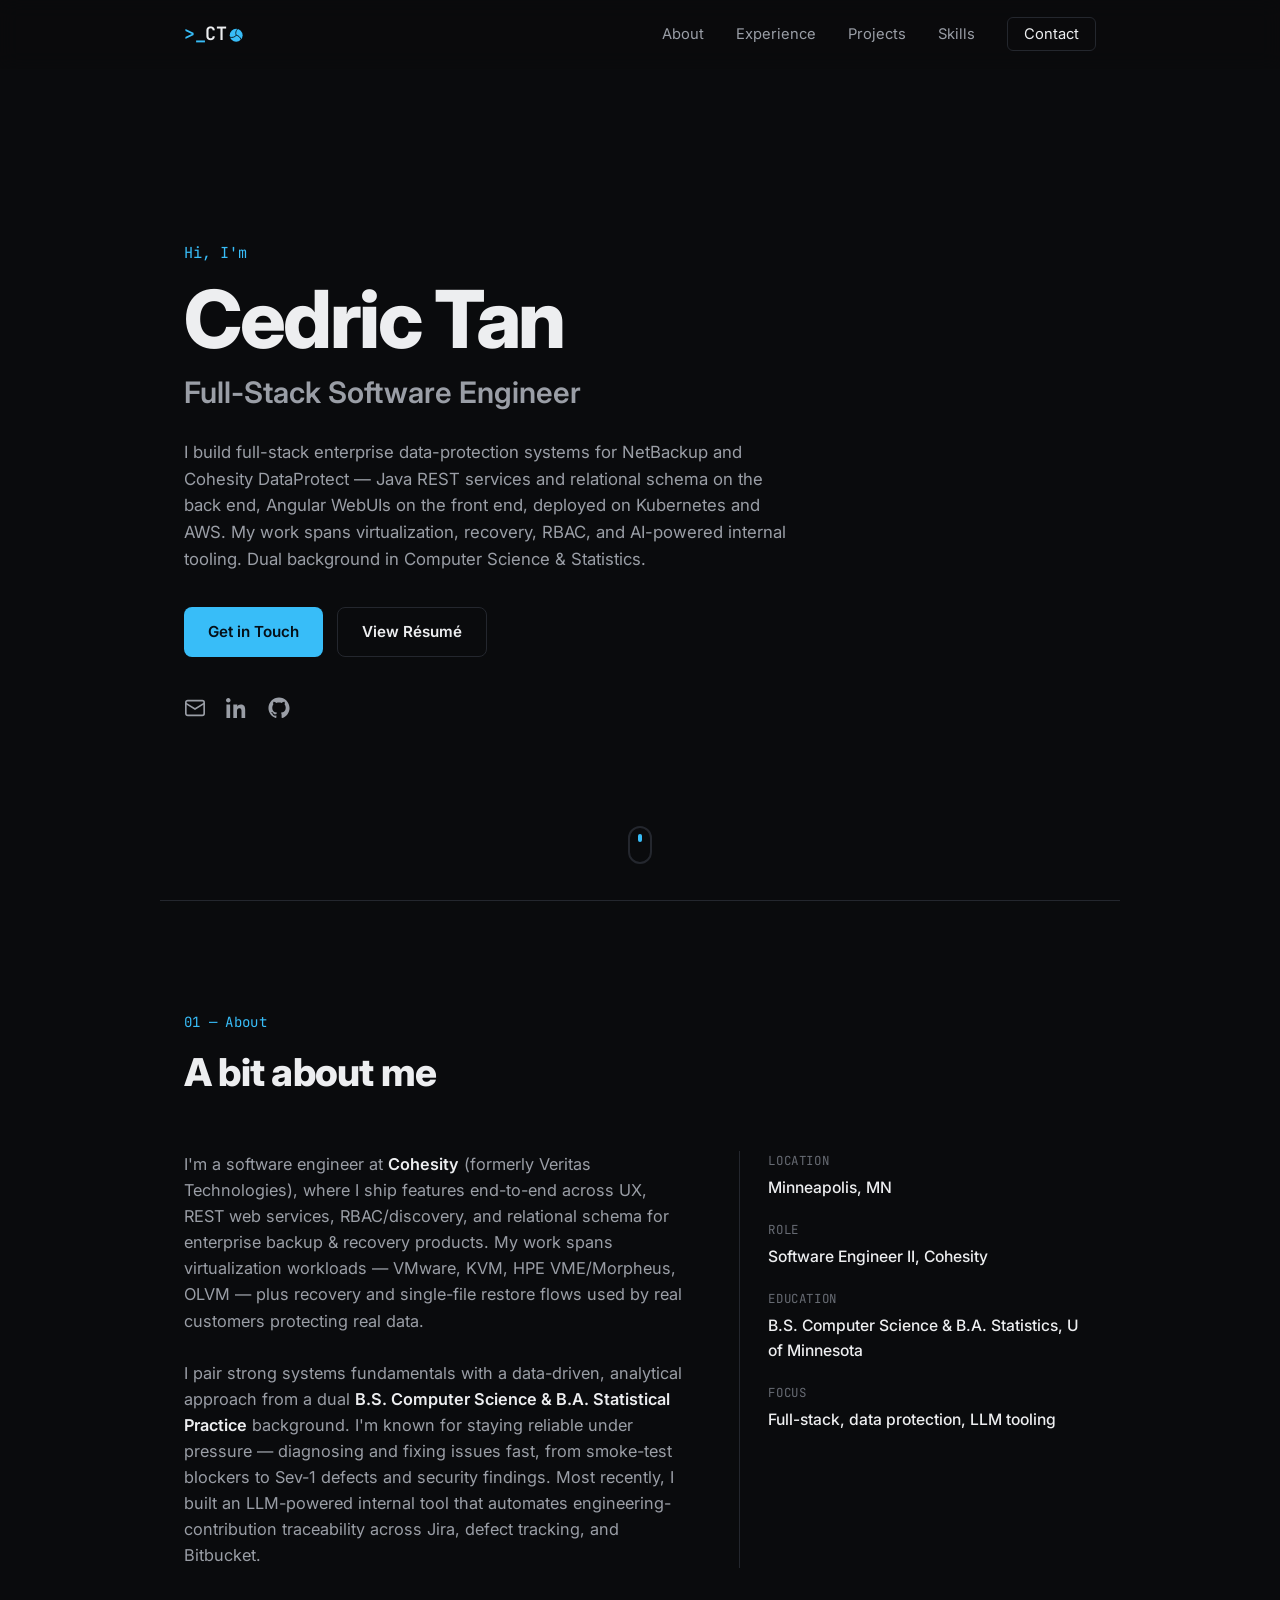
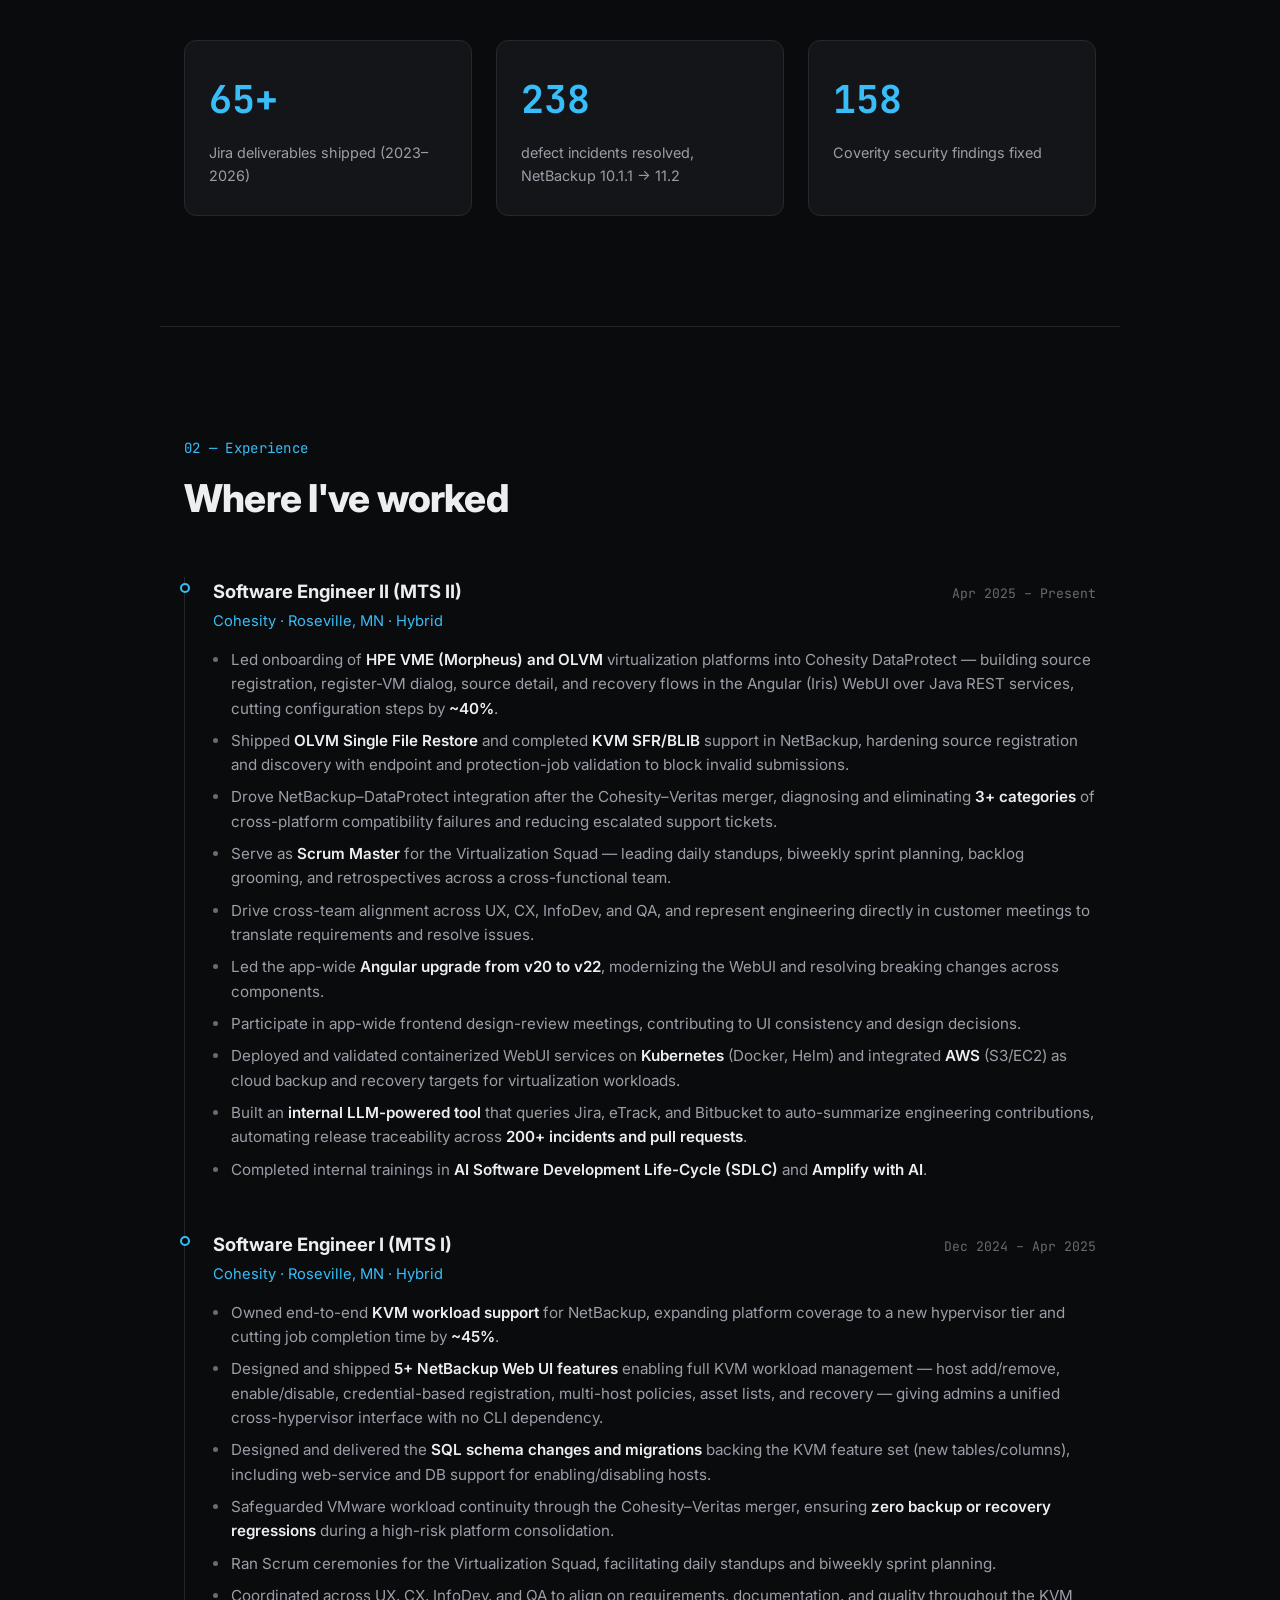
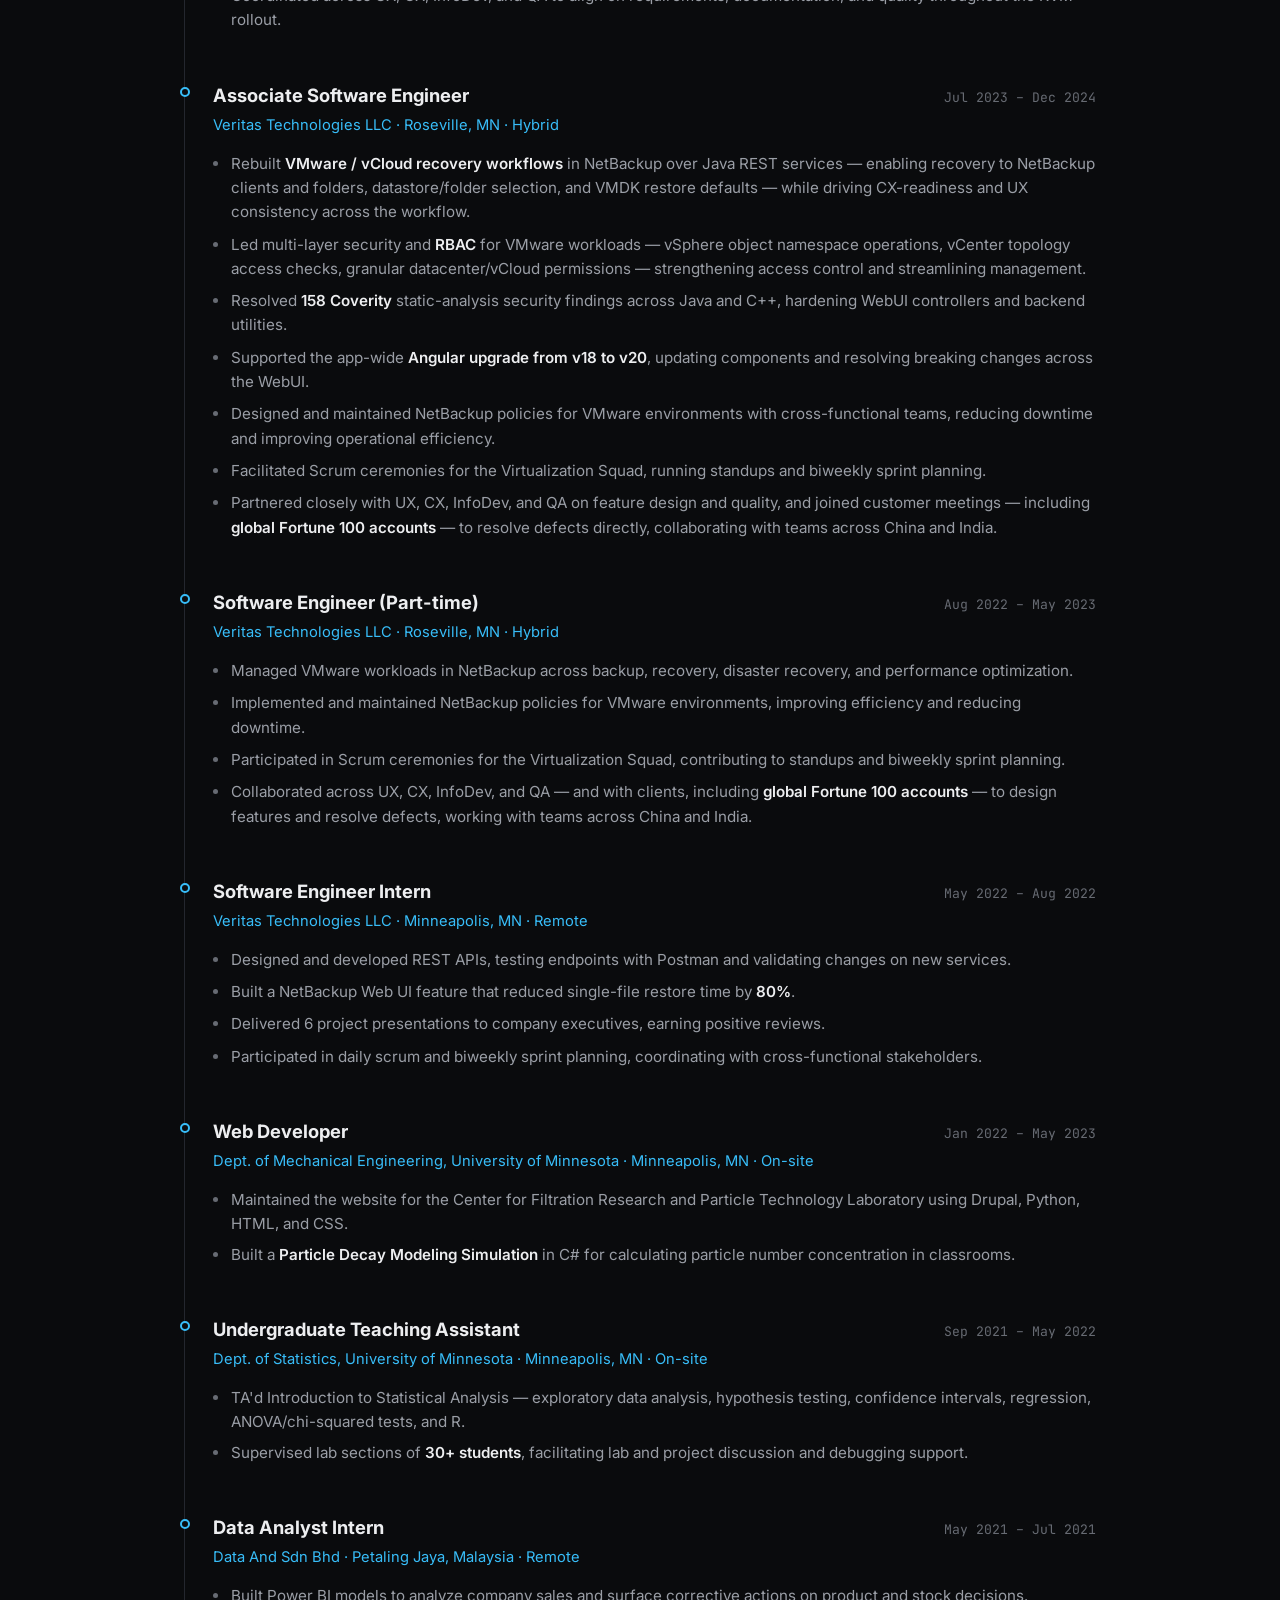
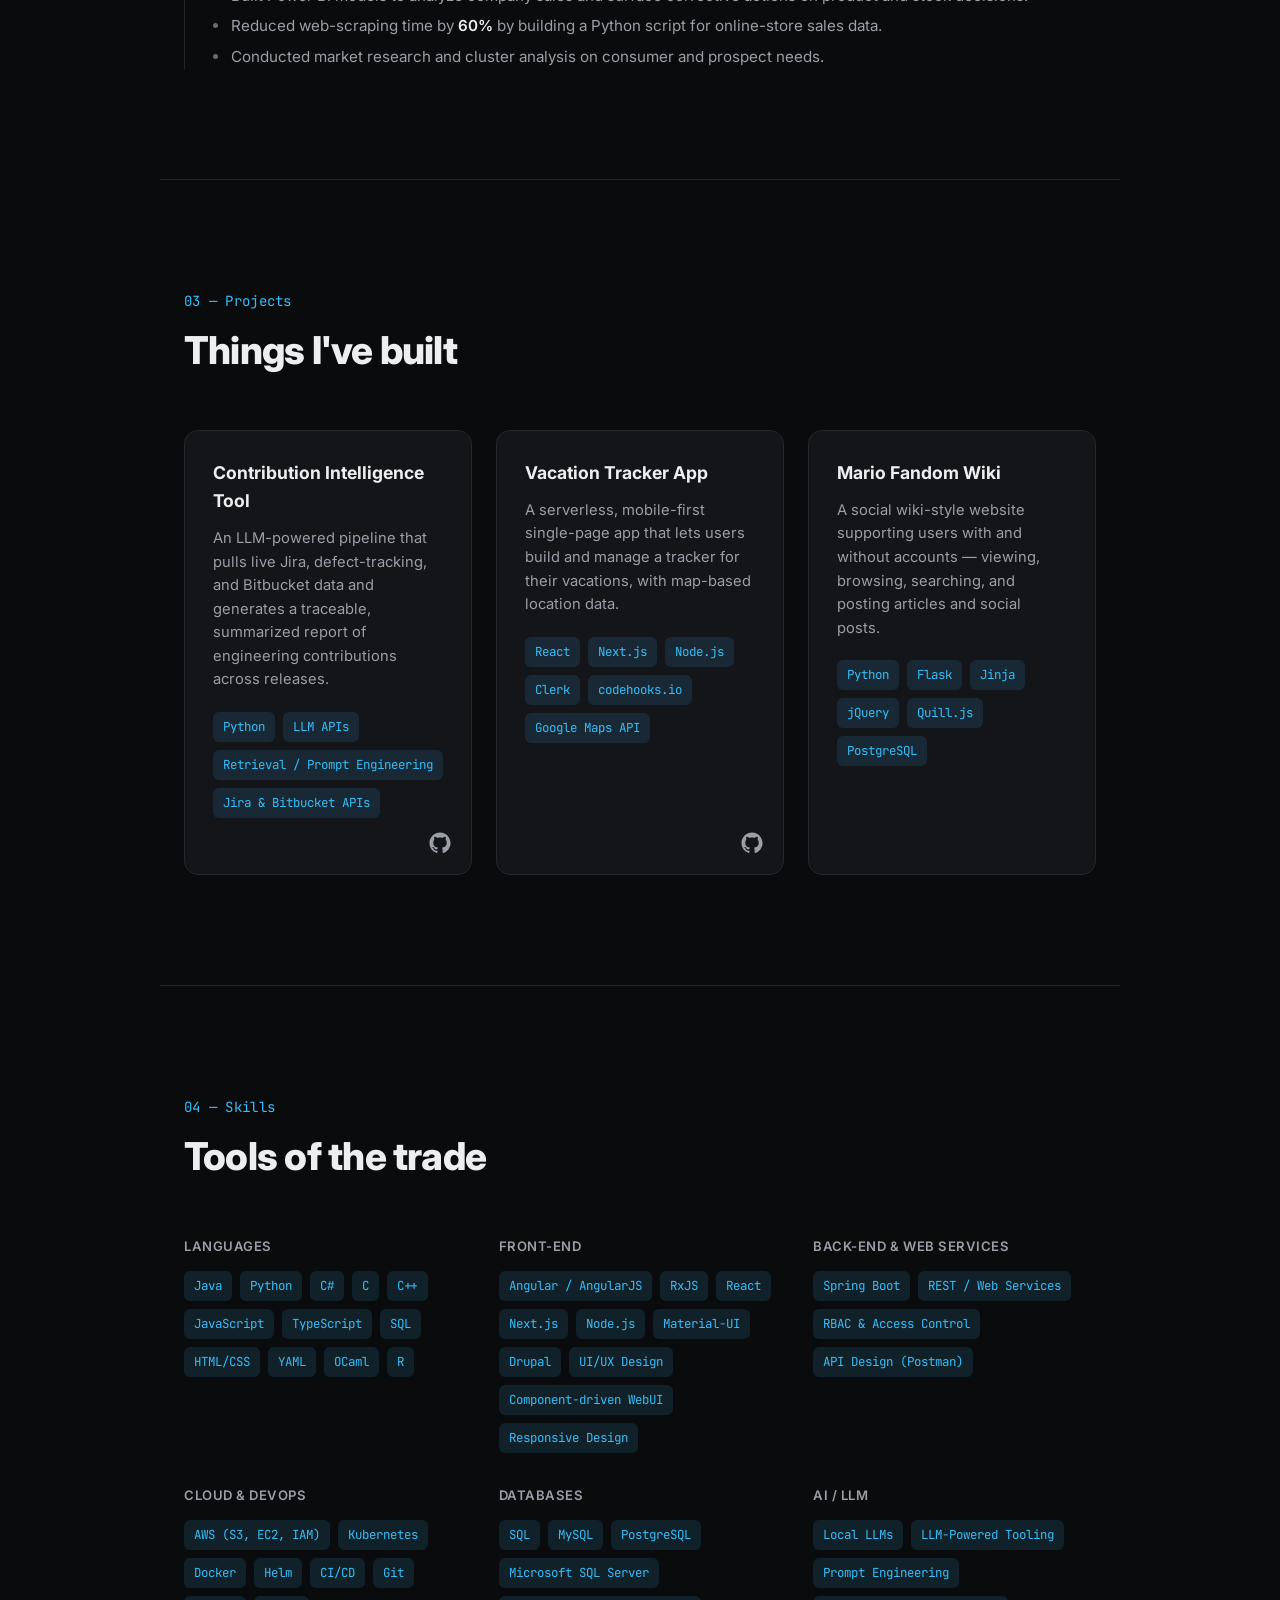
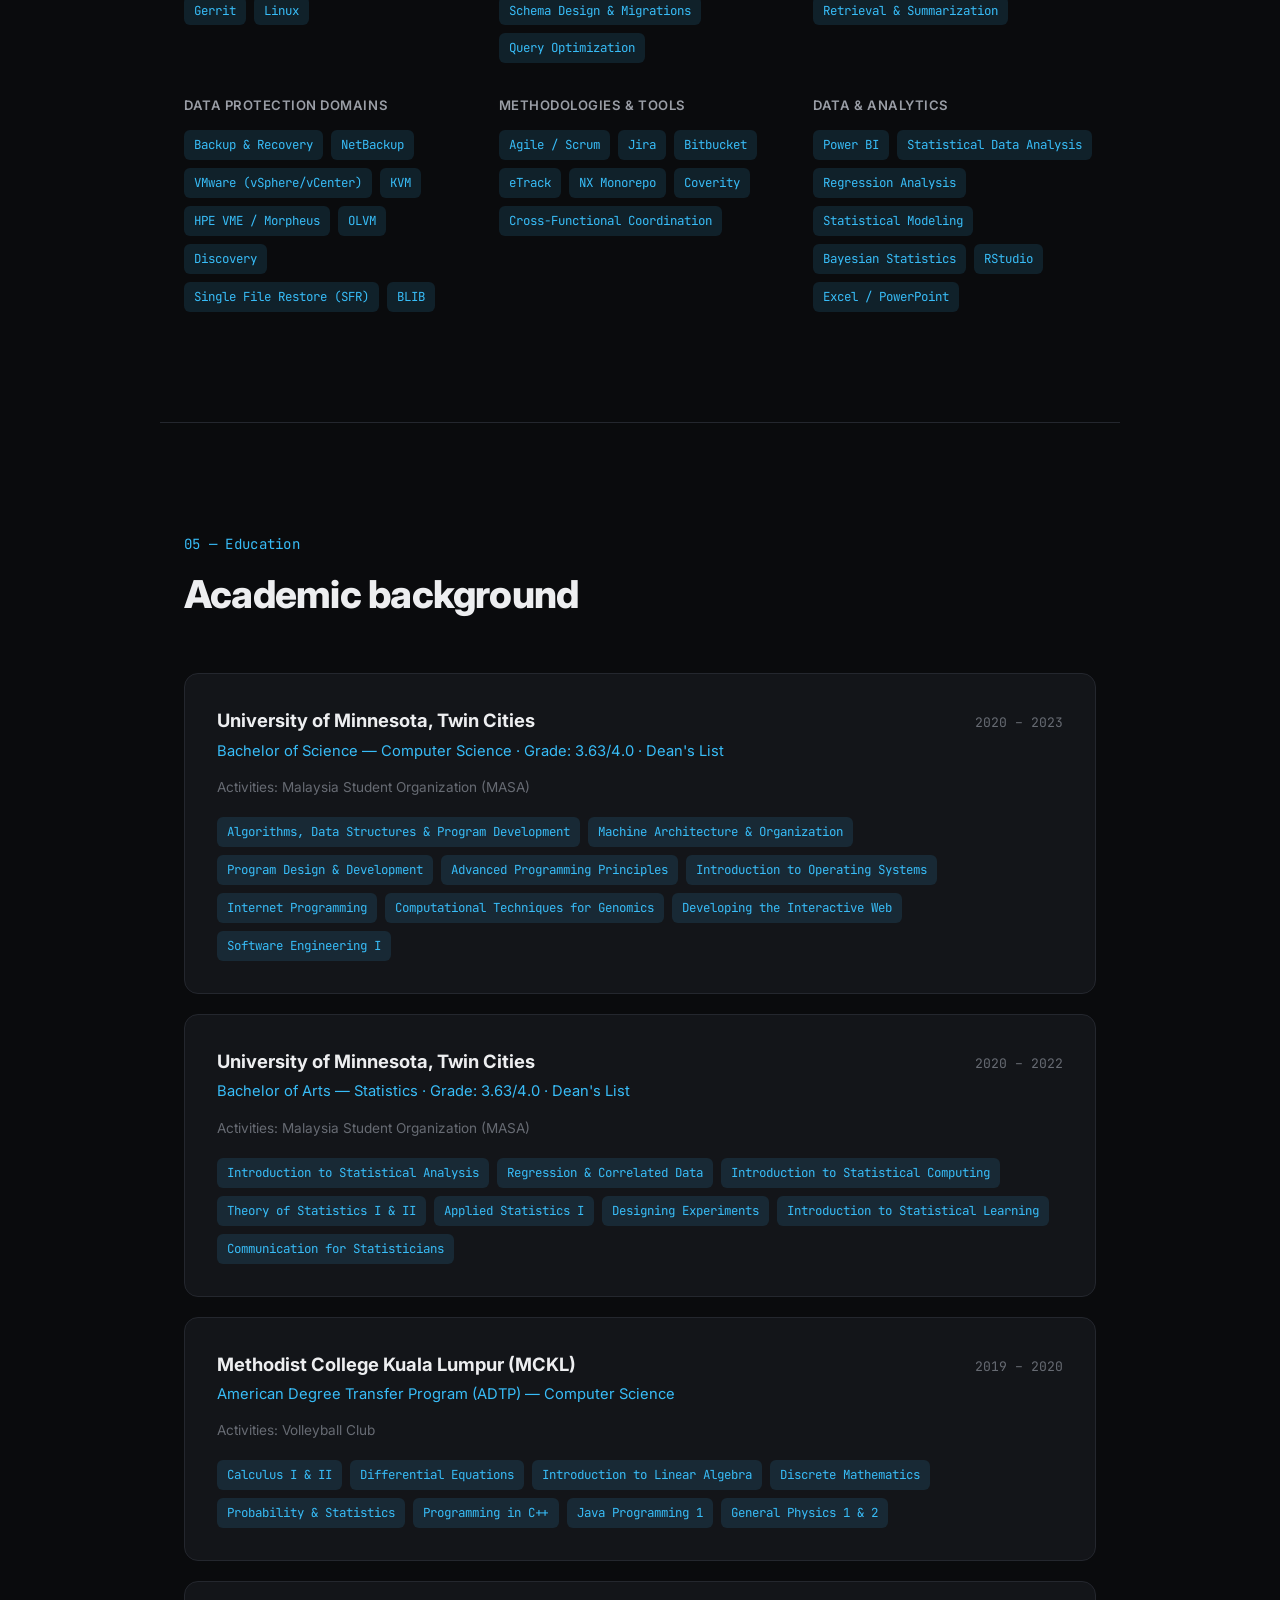
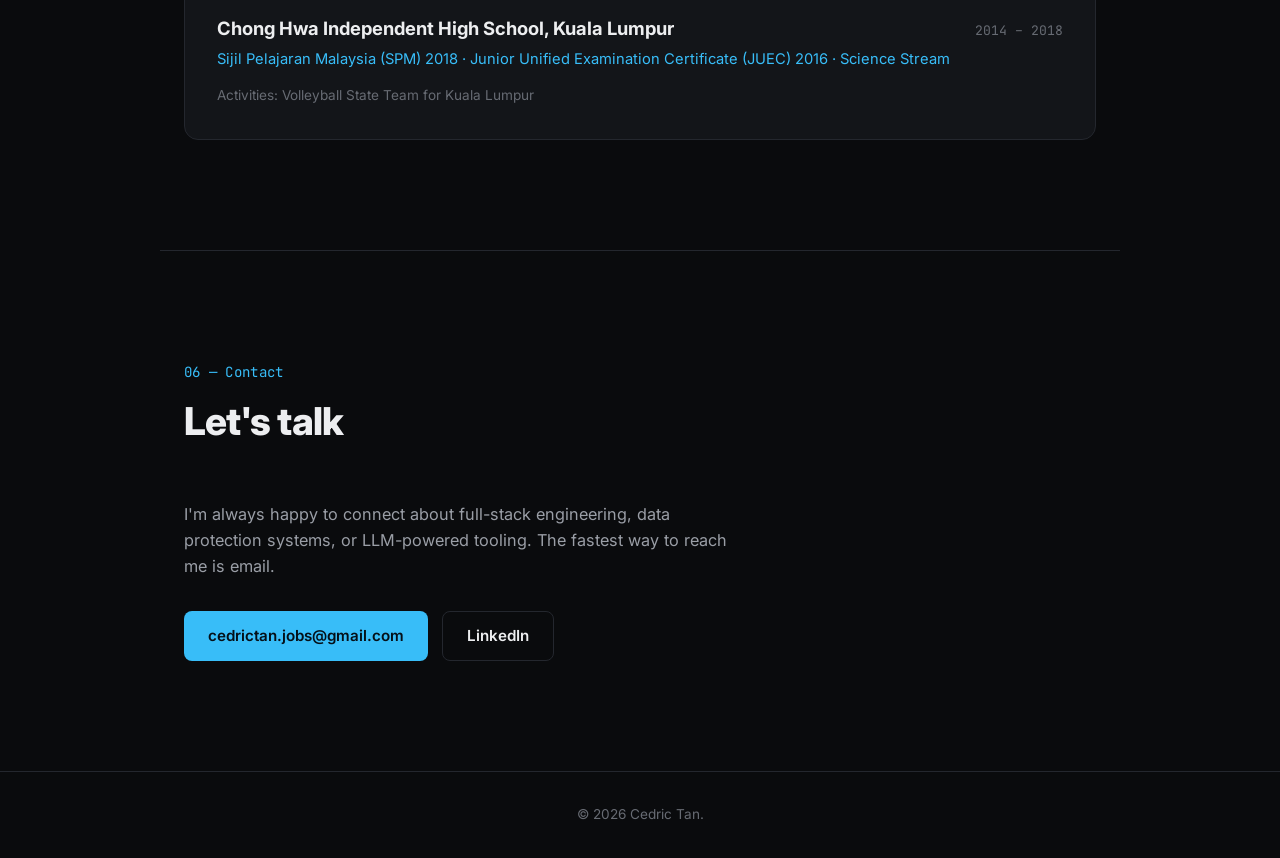
<file: index.html>
<!DOCTYPE html>
<html lang="en">
<head>
<meta charset="UTF-8">
<meta name="viewport" content="width=device-width, initial-scale=1.0">
<title>Cedric Tan — Software Engineer</title>
<meta name="description" content="Cedric Tan — Full-stack software engineer building enterprise data-protection experiences with Angular, Java, and AI-powered tooling.">
<link rel="icon" href="data:image/svg+xml,<svg xmlns=%22http://www.w3.org/2000/svg%22 viewBox=%220 0 100 100%22><text x=%2250%25%22 y=%2255%25%22 font-family=%22monospace%22 font-size=%2246%22 font-weight=%22700%22 fill=%22%2338bdf8%22 text-anchor=%22middle%22 dominant-baseline=%22middle%22>&gt;_</text></svg>">
<link rel="preconnect" href="https://fonts.googleapis.com">
<link rel="preconnect" href="https://fonts.gstatic.com" crossorigin>
<link href="https://fonts.googleapis.com/css2?family=Inter:wght@400;500;600;700;800&family=JetBrains+Mono:wght@400;500;600&display=swap" rel="stylesheet">
<link rel="stylesheet" href="css/style.css">
</head>
<body>

<div id="progress-bar"></div>

<header id="site-header">
  <nav class="nav container">
    <a href="#home" class="logo">
      <span class="logo-prompt">&gt;<span class="logo-cursor">_</span></span>CT<svg class="logo-ball" viewBox="0 0 20 20" aria-hidden="true" focusable="false"><circle cx="10" cy="10" r="9"/><g class="seam" fill="none"><path d="M10 10C8.7 7 9.5 3.6 12 1.2"/><path d="M10 10C8.7 7 9.5 3.6 12 1.2" transform="rotate(120 10 10)"/><path d="M10 10C8.7 7 9.5 3.6 12 1.2" transform="rotate(240 10 10)"/></g></svg>
    </a>
    <button id="nav-toggle" class="nav-toggle" aria-label="Toggle navigation" aria-expanded="false">
      <span></span><span></span><span></span>
    </button>
    <ul id="nav-links" class="nav-links">
      <li><a href="#about" class="nav-link">About</a></li>
      <li><a href="#experience" class="nav-link">Experience</a></li>
      <li><a href="#projects" class="nav-link">Projects</a></li>
      <li><a href="#skills" class="nav-link">Skills</a></li>
      <li><a href="#contact" class="nav-link cta">Contact</a></li>
    </ul>
  </nav>
</header>

<main>

  <!-- HERO -->
  <section id="home" class="hero container">
    <p class="eyebrow reveal">Hi, I'm</p>
    <h1 class="reveal">Cedric Tan</h1>
    <h2 class="hero-role reveal">Full-Stack Software Engineer</h2>
    <p class="hero-blurb reveal">
      I build full-stack enterprise data-protection systems for NetBackup and Cohesity
      DataProtect — Java REST services and relational schema on the back end, Angular WebUIs
      on the front end, deployed on Kubernetes and AWS. My work spans virtualization, recovery,
      RBAC, and AI-powered internal tooling. Dual background in Computer Science &amp; Statistics.
    </p>
    <div class="hero-actions reveal">
      <a href="#contact" class="btn btn-primary">Get in Touch</a>
      <a href="assets/Cedric_Tan_Resume.pdf" class="btn btn-outline" target="_blank" rel="noopener">View Résumé</a>
    </div>
    <ul class="hero-socials reveal">
      <li>
        <a href="mailto:cedrictan.jobs@gmail.com" aria-label="Email">
          <svg viewBox="0 0 24 24" fill="none" stroke="currentColor" stroke-width="1.8"><rect x="2" y="4" width="20" height="16" rx="2"/><path d="m2 7 10 6 10-6"/></svg>
        </a>
      </li>
      <li>
        <a href="https://www.linkedin.com/in/cedric-tan-ys/" target="_blank" rel="noopener" aria-label="LinkedIn">
          <svg viewBox="0 0 24 24" fill="currentColor"><path d="M4.98 3.5C4.98 4.88 3.87 6 2.5 6S0 4.88 0 3.5 1.12 1 2.5 1s2.48 1.12 2.48 2.5zM.5 8.25h4V23h-4V8.25zM8.5 8.25h3.83v2.02h.05c.53-1 1.83-2.06 3.77-2.06 4.03 0 4.78 2.65 4.78 6.1V23h-4v-6.9c0-1.65-.03-3.77-2.3-3.77-2.3 0-2.65 1.8-2.65 3.65V23h-4V8.25z"/></svg>
        </a>
      </li>
      <li>
        <a href="https://github.com/cedrictys" target="_blank" rel="noopener" aria-label="GitHub" id="github-link">
          <svg viewBox="0 0 24 24" fill="currentColor"><path d="M12 .5C5.73.5.5 5.73.5 12c0 5.1 3.29 9.4 7.86 10.93.57.1.78-.25.78-.55v-2.15c-3.2.7-3.88-1.35-3.88-1.35-.52-1.34-1.28-1.7-1.28-1.7-1.04-.72.08-.7.08-.7 1.15.08 1.76 1.18 1.76 1.18 1.03 1.75 2.7 1.25 3.36.96.1-.75.4-1.25.73-1.53-2.56-.29-5.25-1.28-5.25-5.7 0-1.26.45-2.28 1.18-3.08-.12-.29-.51-1.46.11-3.05 0 0 .96-.31 3.16 1.18.92-.26 1.9-.38 2.88-.39.98 0 1.96.13 2.88.39 2.2-1.49 3.16-1.18 3.16-1.18.62 1.59.23 2.76.11 3.05.74.8 1.18 1.82 1.18 3.08 0 4.43-2.7 5.4-5.27 5.69.42.36.78 1.08.78 2.17v3.22c0 .3.21.66.79.55C20.21 21.4 23.5 17.1 23.5 12 23.5 5.73 18.27.5 12 .5z"/></svg>
        </a>
      </li>
    </ul>
    <a href="#about" class="scroll-cue" aria-label="Scroll down"><span></span></a>
  </section>

  <!-- ABOUT -->
  <section id="about" class="section container">
    <p class="section-label reveal">01 — About</p>
    <h2 class="section-title reveal">A bit about me</h2>
    <div class="about-grid">
      <p class="about-text reveal">
        I'm a software engineer at <strong>Cohesity</strong> (formerly Veritas Technologies), where I
        ship features end-to-end across UX, REST web services, RBAC/discovery, and relational
        schema for enterprise backup &amp; recovery products. My work spans virtualization
        workloads — VMware, KVM, HPE VME/Morpheus, OLVM — plus recovery and single-file
        restore flows used by real customers protecting real data.
        <br><br>
        I pair strong systems fundamentals with a data-driven, analytical approach from a dual
        <strong> B.S. Computer Science &amp; B.A. Statistical Practice</strong> background. I'm known
        for staying reliable under pressure — diagnosing and fixing issues fast, from smoke-test
        blockers to Sev-1 defects and security findings. Most recently, I built an LLM-powered
        internal tool that automates engineering-contribution traceability across Jira, defect
        tracking, and Bitbucket.
      </p>
      <div class="about-facts reveal">
        <div class="fact">
          <span class="fact-label">Location</span>
          <span class="fact-value">Minneapolis, MN</span>
        </div>
        <div class="fact">
          <span class="fact-label">Role</span>
          <span class="fact-value">Software Engineer II, Cohesity</span>
        </div>
        <div class="fact">
          <span class="fact-label">Education</span>
          <span class="fact-value">B.S. Computer Science &amp; B.A. Statistics, U of Minnesota</span>
        </div>
        <div class="fact">
          <span class="fact-label">Focus</span>
          <span class="fact-value">Full-stack, data protection, LLM tooling</span>
        </div>
      </div>
    </div>

    <div class="stats reveal">
      <div class="stat">
        <span class="stat-number" data-target="65">0</span><span class="stat-plus">+</span>
        <span class="stat-label">Jira deliverables shipped (2023–2026)</span>
      </div>
      <div class="stat">
        <span class="stat-number" data-target="238">0</span>
        <span class="stat-label">defect incidents resolved, NetBackup 10.1.1 → 11.2</span>
      </div>
      <div class="stat">
        <span class="stat-number" data-target="158">0</span>
        <span class="stat-label">Coverity security findings fixed</span>
      </div>
    </div>
  </section>

  <!-- EXPERIENCE -->
  <section id="experience" class="section container">
    <p class="section-label reveal">02 — Experience</p>
    <h2 class="section-title reveal">Where I've worked</h2>

    <div class="timeline">

      <div class="timeline-item reveal">
        <div class="timeline-marker"></div>
        <div class="timeline-content">
          <div class="timeline-head">
            <h3>Software Engineer II (MTS II)</h3>
            <span class="timeline-date">Apr 2025 – Present</span>
          </div>
          <p class="timeline-org">Cohesity · Roseville, MN · Hybrid</p>
          <ul>
            <li>Led onboarding of <strong>HPE VME (Morpheus) and OLVM</strong> virtualization platforms into Cohesity DataProtect — building source registration, register-VM dialog, source detail, and recovery flows in the Angular (Iris) WebUI over Java REST services, cutting configuration steps by <strong>~40%</strong>.</li>
            <li>Shipped <strong>OLVM Single File Restore</strong> and completed <strong>KVM SFR/BLIB</strong> support in NetBackup, hardening source registration and discovery with endpoint and protection-job validation to block invalid submissions.</li>
            <li>Drove NetBackup–DataProtect integration after the Cohesity–Veritas merger, diagnosing and eliminating <strong>3+ categories</strong> of cross-platform compatibility failures and reducing escalated support tickets.</li>
            <li>Serve as <strong>Scrum Master</strong> for the Virtualization Squad — leading daily standups, biweekly sprint planning, backlog grooming, and retrospectives across a cross-functional team.</li>
            <li>Drive cross-team alignment across UX, CX, InfoDev, and QA, and represent engineering directly in customer meetings to translate requirements and resolve issues.</li>
            <li>Led the app-wide <strong>Angular upgrade from v20 to v22</strong>, modernizing the WebUI and resolving breaking changes across components.</li>
            <li>Participate in app-wide frontend design-review meetings, contributing to UI consistency and design decisions.</li>
            <li>Deployed and validated containerized WebUI services on <strong>Kubernetes</strong> (Docker, Helm) and integrated <strong>AWS</strong> (S3/EC2) as cloud backup and recovery targets for virtualization workloads.</li>
            <li>Built an <strong>internal LLM-powered tool</strong> that queries Jira, eTrack, and Bitbucket to auto-summarize engineering contributions, automating release traceability across <strong>200+ incidents and pull requests</strong>.</li>
            <li>Completed internal trainings in <strong>AI Software Development Life-Cycle (SDLC)</strong> and <strong>Amplify with AI</strong>.</li>
          </ul>
        </div>
      </div>

      <div class="timeline-item reveal">
        <div class="timeline-marker"></div>
        <div class="timeline-content">
          <div class="timeline-head">
            <h3>Software Engineer I (MTS I)</h3>
            <span class="timeline-date">Dec 2024 – Apr 2025</span>
          </div>
          <p class="timeline-org">Cohesity · Roseville, MN · Hybrid</p>
          <ul>
            <li>Owned end-to-end <strong>KVM workload support</strong> for NetBackup, expanding platform coverage to a new hypervisor tier and cutting job completion time by <strong>~45%</strong>.</li>
            <li>Designed and shipped <strong>5+ NetBackup Web UI features</strong> enabling full KVM workload management — host add/remove, enable/disable, credential-based registration, multi-host policies, asset lists, and recovery — giving admins a unified cross-hypervisor interface with no CLI dependency.</li>
            <li>Designed and delivered the <strong>SQL schema changes and migrations</strong> backing the KVM feature set (new tables/columns), including web-service and DB support for enabling/disabling hosts.</li>
            <li>Safeguarded VMware workload continuity through the Cohesity–Veritas merger, ensuring <strong>zero backup or recovery regressions</strong> during a high-risk platform consolidation.</li>
            <li>Ran Scrum ceremonies for the Virtualization Squad, facilitating daily standups and biweekly sprint planning.</li>
            <li>Coordinated across UX, CX, InfoDev, and QA to align on requirements, documentation, and quality throughout the KVM rollout.</li>
          </ul>
        </div>
      </div>

      <div class="timeline-item reveal">
        <div class="timeline-marker"></div>
        <div class="timeline-content">
          <div class="timeline-head">
            <h3>Associate Software Engineer</h3>
            <span class="timeline-date">Jul 2023 – Dec 2024</span>
          </div>
          <p class="timeline-org">Veritas Technologies LLC · Roseville, MN · Hybrid</p>
          <ul>
            <li>Rebuilt <strong>VMware / vCloud recovery workflows</strong> in NetBackup over Java REST services — enabling recovery to NetBackup clients and folders, datastore/folder selection, and VMDK restore defaults — while driving CX-readiness and UX consistency across the workflow.</li>
            <li>Led multi-layer security and <strong>RBAC</strong> for VMware workloads — vSphere object namespace operations, vCenter topology access checks, granular datacenter/vCloud permissions — strengthening access control and streamlining management.</li>
            <li>Resolved <strong>158 Coverity</strong> static-analysis security findings across Java and C++, hardening WebUI controllers and backend utilities.</li>
            <li>Supported the app-wide <strong>Angular upgrade from v18 to v20</strong>, updating components and resolving breaking changes across the WebUI.</li>
            <li>Designed and maintained NetBackup policies for VMware environments with cross-functional teams, reducing downtime and improving operational efficiency.</li>
            <li>Facilitated Scrum ceremonies for the Virtualization Squad, running standups and biweekly sprint planning.</li>
            <li>Partnered closely with UX, CX, InfoDev, and QA on feature design and quality, and joined customer meetings — including <strong>global Fortune 100 accounts</strong> — to resolve defects directly, collaborating with teams across China and India.</li>
          </ul>
        </div>
      </div>

      <div class="timeline-item reveal">
        <div class="timeline-marker"></div>
        <div class="timeline-content">
          <div class="timeline-head">
            <h3>Software Engineer (Part-time)</h3>
            <span class="timeline-date">Aug 2022 – May 2023</span>
          </div>
          <p class="timeline-org">Veritas Technologies LLC · Roseville, MN · Hybrid</p>
          <ul>
            <li>Managed VMware workloads in NetBackup across backup, recovery, disaster recovery, and performance optimization.</li>
            <li>Implemented and maintained NetBackup policies for VMware environments, improving efficiency and reducing downtime.</li>
            <li>Participated in Scrum ceremonies for the Virtualization Squad, contributing to standups and biweekly sprint planning.</li>
            <li>Collaborated across UX, CX, InfoDev, and QA — and with clients, including <strong>global Fortune 100 accounts</strong> — to design features and resolve defects, working with teams across China and India.</li>
          </ul>
        </div>
      </div>

      <div class="timeline-item reveal">
        <div class="timeline-marker"></div>
        <div class="timeline-content">
          <div class="timeline-head">
            <h3>Software Engineer Intern</h3>
            <span class="timeline-date">May 2022 – Aug 2022</span>
          </div>
          <p class="timeline-org">Veritas Technologies LLC · Minneapolis, MN · Remote</p>
          <ul>
            <li>Designed and developed REST APIs, testing endpoints with Postman and validating changes on new services.</li>
            <li>Built a NetBackup Web UI feature that reduced single-file restore time by <strong>80%</strong>.</li>
            <li>Delivered 6 project presentations to company executives, earning positive reviews.</li>
            <li>Participated in daily scrum and biweekly sprint planning, coordinating with cross-functional stakeholders.</li>
          </ul>
        </div>
      </div>

      <div class="timeline-item timeline-compact reveal">
        <div class="timeline-marker"></div>
        <div class="timeline-content">
          <div class="timeline-head">
            <h3>Web Developer</h3>
            <span class="timeline-date">Jan 2022 – May 2023</span>
          </div>
          <p class="timeline-org">Dept. of Mechanical Engineering, University of Minnesota · Minneapolis, MN · On-site</p>
          <ul>
            <li>Maintained the website for the Center for Filtration Research and Particle Technology Laboratory using Drupal, Python, HTML, and CSS.</li>
            <li>Built a <strong>Particle Decay Modeling Simulation</strong> in C# for calculating particle number concentration in classrooms.</li>
          </ul>
        </div>
      </div>

      <div class="timeline-item timeline-compact reveal">
        <div class="timeline-marker"></div>
        <div class="timeline-content">
          <div class="timeline-head">
            <h3>Undergraduate Teaching Assistant</h3>
            <span class="timeline-date">Sep 2021 – May 2022</span>
          </div>
          <p class="timeline-org">Dept. of Statistics, University of Minnesota · Minneapolis, MN · On-site</p>
          <ul>
            <li>TA'd Introduction to Statistical Analysis — exploratory data analysis, hypothesis testing, confidence intervals, regression, ANOVA/chi-squared tests, and R.</li>
            <li>Supervised lab sections of <strong>30+ students</strong>, facilitating lab and project discussion and debugging support.</li>
          </ul>
        </div>
      </div>

      <div class="timeline-item timeline-compact reveal">
        <div class="timeline-marker"></div>
        <div class="timeline-content">
          <div class="timeline-head">
            <h3>Data Analyst Intern</h3>
            <span class="timeline-date">May 2021 – Jul 2021</span>
          </div>
          <p class="timeline-org">Data And Sdn Bhd · Petaling Jaya, Malaysia · Remote</p>
          <ul>
            <li>Built Power BI models to analyze company sales and surface corrective actions on product and stock decisions.</li>
            <li>Reduced web-scraping time by <strong>60%</strong> by building a Python script for online-store sales data.</li>
            <li>Conducted market research and cluster analysis on consumer and prospect needs.</li>
          </ul>
        </div>
      </div>

    </div>
  </section>

  <!-- PROJECTS -->
  <section id="projects" class="section container">
    <p class="section-label reveal">03 — Projects</p>
    <h2 class="section-title reveal">Things I've built</h2>

    <div class="projects-grid">

      <article class="project-card reveal">
        <div class="project-card-top">
          <h3>Contribution Intelligence Tool</h3>
        </div>
        <p>An LLM-powered pipeline that pulls live Jira, defect-tracking, and Bitbucket data and
           generates a traceable, summarized report of engineering contributions across releases.</p>
        <ul class="tag-list">
          <li>Python</li><li>LLM APIs</li><li>Retrieval / Prompt Engineering</li><li>Jira &amp; Bitbucket APIs</li>
        </ul>
        <a href="https://github.com/cedrictys/mock-defect-monitor" target="_blank" rel="noopener" class="project-link" aria-label="View Contribution Intelligence Tool on GitHub">
          <svg viewBox="0 0 24 24" fill="currentColor"><path d="M12 .5C5.73.5.5 5.73.5 12c0 5.1 3.29 9.4 7.86 10.93.57.1.78-.25.78-.55v-2.15c-3.2.7-3.88-1.35-3.88-1.35-.52-1.34-1.28-1.7-1.28-1.7-1.04-.72.08-.7.08-.7 1.15.08 1.76 1.18 1.76 1.18 1.03 1.75 2.7 1.25 3.36.96.1-.75.4-1.25.73-1.53-2.56-.29-5.25-1.28-5.25-5.7 0-1.26.45-2.28 1.18-3.08-.12-.29-.51-1.46.11-3.05 0 0 .96-.31 3.16 1.18.92-.26 1.9-.38 2.88-.39.98 0 1.96.13 2.88.39 2.2-1.49 3.16-1.18 3.16-1.18.62 1.59.23 2.76.11 3.05.74.8 1.18 1.82 1.18 3.08 0 4.43-2.7 5.4-5.27 5.69.42.36.78 1.08.78 2.17v3.22c0 .3.21.66.79.55C20.21 21.4 23.5 17.1 23.5 12 23.5 5.73 18.27.5 12 .5z"/></svg>
        </a>
      </article>

      <article class="project-card reveal">
        <div class="project-card-top">
          <h3>Vacation Tracker App</h3>
        </div>
        <p>A serverless, mobile-first single-page app that lets users build and manage a tracker
           for their vacations, with map-based location data.</p>
        <ul class="tag-list">
          <li>React</li><li>Next.js</li><li>Node.js</li><li>Clerk</li><li>codehooks.io</li><li>Google Maps API</li>
        </ul>
        <a href="https://github.com/csci5117s23/project-2-the-internet-explorer" target="_blank" rel="noopener" class="project-link" aria-label="View Vacation Tracker App on GitHub">
          <svg viewBox="0 0 24 24" fill="currentColor"><path d="M12 .5C5.73.5.5 5.73.5 12c0 5.1 3.29 9.4 7.86 10.93.57.1.78-.25.78-.55v-2.15c-3.2.7-3.88-1.35-3.88-1.35-.52-1.34-1.28-1.7-1.28-1.7-1.04-.72.08-.7.08-.7 1.15.08 1.76 1.18 1.76 1.18 1.03 1.75 2.7 1.25 3.36.96.1-.75.4-1.25.73-1.53-2.56-.29-5.25-1.28-5.25-5.7 0-1.26.45-2.28 1.18-3.08-.12-.29-.51-1.46.11-3.05 0 0 .96-.31 3.16 1.18.92-.26 1.9-.38 2.88-.39.98 0 1.96.13 2.88.39 2.2-1.49 3.16-1.18 3.16-1.18.62 1.59.23 2.76.11 3.05.74.8 1.18 1.82 1.18 3.08 0 4.43-2.7 5.4-5.27 5.69.42.36.78 1.08.78 2.17v3.22c0 .3.21.66.79.55C20.21 21.4 23.5 17.1 23.5 12 23.5 5.73 18.27.5 12 .5z"/></svg>
        </a>
      </article>

      <article class="project-card reveal">
        <div class="project-card-top">
          <h3>Mario Fandom Wiki</h3>
        </div>
        <p>A social wiki-style website supporting users with and without accounts — viewing,
           browsing, searching, and posting articles and social posts.</p>
        <ul class="tag-list">
          <li>Python</li><li>Flask</li><li>Jinja</li><li>jQuery</li><li>Quill.js</li><li>PostgreSQL</li>
        </ul>
      </article>

    </div>
  </section>

  <!-- SKILLS -->
  <section id="skills" class="section container">
    <p class="section-label reveal">04 — Skills</p>
    <h2 class="section-title reveal">Tools of the trade</h2>

    <div class="skills-grid">
      <div class="skill-group reveal">
        <h3>Languages</h3>
        <ul class="tag-list">
          <li>Java</li><li>Python</li><li>C#</li><li>C</li><li>C++</li><li>JavaScript</li><li>TypeScript</li><li>SQL</li><li>HTML/CSS</li><li>YAML</li><li>OCaml</li><li>R</li>
        </ul>
      </div>
      <div class="skill-group reveal">
        <h3>Front-End</h3>
        <ul class="tag-list">
          <li>Angular / AngularJS</li><li>RxJS</li><li>React</li><li>Next.js</li><li>Node.js</li><li>Material-UI</li><li>Drupal</li><li>UI/UX Design</li><li>Component-driven WebUI</li><li>Responsive Design</li>
        </ul>
      </div>
      <div class="skill-group reveal">
        <h3>Back-End &amp; Web Services</h3>
        <ul class="tag-list">
          <li>Spring Boot</li><li>REST / Web Services</li><li>RBAC &amp; Access Control</li><li>API Design (Postman)</li>
        </ul>
      </div>
      <div class="skill-group reveal">
        <h3>Cloud &amp; DevOps</h3>
        <ul class="tag-list">
          <li>AWS (S3, EC2, IAM)</li><li>Kubernetes</li><li>Docker</li><li>Helm</li><li>CI/CD</li><li>Git</li><li>Gerrit</li><li>Linux</li>
        </ul>
      </div>
      <div class="skill-group reveal">
        <h3>Databases</h3>
        <ul class="tag-list">
          <li>SQL</li><li>MySQL</li><li>PostgreSQL</li><li>Microsoft SQL Server</li><li>Schema Design &amp; Migrations</li><li>Query Optimization</li>
        </ul>
      </div>
      <div class="skill-group reveal">
        <h3>AI / LLM</h3>
        <ul class="tag-list">
          <li>Local LLMs</li><li>LLM-Powered Tooling</li><li>Prompt Engineering</li><li>Retrieval &amp; Summarization</li>
        </ul>
      </div>
      <div class="skill-group reveal">
        <h3>Data Protection Domains</h3>
        <ul class="tag-list">
          <li>Backup &amp; Recovery</li><li>NetBackup</li><li>VMware (vSphere/vCenter)</li><li>KVM</li><li>HPE VME / Morpheus</li><li>OLVM</li><li>Discovery</li><li>Single File Restore (SFR)</li><li>BLIB</li>
        </ul>
      </div>
      <div class="skill-group reveal">
        <h3>Methodologies &amp; Tools</h3>
        <ul class="tag-list">
          <li>Agile / Scrum</li><li>Jira</li><li>Bitbucket</li><li>eTrack</li><li>NX Monorepo</li><li>Coverity</li><li>Cross-Functional Coordination</li>
        </ul>
      </div>
      <div class="skill-group reveal">
        <h3>Data &amp; Analytics</h3>
        <ul class="tag-list">
          <li>Power BI</li><li>Statistical Data Analysis</li><li>Regression Analysis</li><li>Statistical Modeling</li><li>Bayesian Statistics</li><li>RStudio</li><li>Excel / PowerPoint</li>
        </ul>
      </div>
    </div>
  </section>

  <!-- EDUCATION -->
  <section id="education" class="section container">
    <p class="section-label reveal">05 — Education</p>
    <h2 class="section-title reveal">Academic background</h2>

    <div class="edu-list">

      <div class="edu-card reveal">
        <div class="timeline-head">
          <h3>University of Minnesota, Twin Cities</h3>
          <span class="timeline-date">2020 – 2023</span>
        </div>
        <p class="timeline-org">Bachelor of Science — Computer Science · Grade: 3.63/4.0 · Dean's List</p>
        <p class="edu-activities">Activities: Malaysia Student Organization (MASA)</p>
        <ul class="tag-list">
          <li>Algorithms, Data Structures &amp; Program Development</li>
          <li>Machine Architecture &amp; Organization</li>
          <li>Program Design &amp; Development</li>
          <li>Advanced Programming Principles</li>
          <li>Introduction to Operating Systems</li>
          <li>Internet Programming</li>
          <li>Computational Techniques for Genomics</li>
          <li>Developing the Interactive Web</li>
          <li>Software Engineering I</li>
        </ul>
      </div>

      <div class="edu-card reveal">
        <div class="timeline-head">
          <h3>University of Minnesota, Twin Cities</h3>
          <span class="timeline-date">2020 – 2022</span>
        </div>
        <p class="timeline-org">Bachelor of Arts — Statistics · Grade: 3.63/4.0 · Dean's List</p>
        <p class="edu-activities">Activities: Malaysia Student Organization (MASA)</p>
        <ul class="tag-list">
          <li>Introduction to Statistical Analysis</li>
          <li>Regression &amp; Correlated Data</li>
          <li>Introduction to Statistical Computing</li>
          <li>Theory of Statistics I &amp; II</li>
          <li>Applied Statistics I</li>
          <li>Designing Experiments</li>
          <li>Introduction to Statistical Learning</li>
          <li>Communication for Statisticians</li>
        </ul>
      </div>

      <div class="edu-card reveal">
        <div class="timeline-head">
          <h3>Methodist College Kuala Lumpur (MCKL)</h3>
          <span class="timeline-date">2019 – 2020</span>
        </div>
        <p class="timeline-org">American Degree Transfer Program (ADTP) — Computer Science</p>
        <p class="edu-activities">Activities: Volleyball Club</p>
        <ul class="tag-list">
          <li>Calculus I &amp; II</li>
          <li>Differential Equations</li>
          <li>Introduction to Linear Algebra</li>
          <li>Discrete Mathematics</li>
          <li>Probability &amp; Statistics</li>
          <li>Programming in C++</li>
          <li>Java Programming 1</li>
          <li>General Physics 1 &amp; 2</li>
        </ul>
      </div>

      <div class="edu-card reveal">
        <div class="timeline-head">
          <h3>Chong Hwa Independent High School, Kuala Lumpur</h3>
          <span class="timeline-date">2014 – 2018</span>
        </div>
        <p class="timeline-org">Sijil Pelajaran Malaysia (SPM) 2018 · Junior Unified Examination Certificate (JUEC) 2016 · Science Stream</p>
        <p class="edu-activities">Activities: Volleyball State Team for Kuala Lumpur</p>
      </div>

    </div>
  </section>

  <!-- CONTACT -->
  <section id="contact" class="section container">
    <p class="section-label reveal">06 — Contact</p>
    <h2 class="section-title reveal">Let's talk</h2>
    <p class="contact-blurb reveal">
      I'm always happy to connect about full-stack engineering, data protection systems, or
      LLM-powered tooling. The fastest way to reach me is email.
    </p>
    <div class="contact-links reveal">
      <a href="mailto:cedrictan.jobs@gmail.com" class="btn btn-primary">cedrictan.jobs@gmail.com</a>
      <a href="https://www.linkedin.com/in/cedric-tan-ys/" target="_blank" rel="noopener" class="btn btn-outline">LinkedIn</a>
    </div>
  </section>

</main>

<footer class="site-footer">
  <div class="container footer-inner">
    <p>&copy; <span id="year"></span> Cedric Tan.</p>
  </div>
</footer>

<script src="js/script.js"></script>
</body>
</html>
</file>
<file: css/style.css>
/* ---------- Reset & Base ---------- */
* { margin: 0; padding: 0; box-sizing: border-box; }

:root {
  --bg: #0a0b0d;
  --bg-elevated: #131519;
  --bg-elevated-2: #1a1d22;
  --border: #24272e;
  --text: #edeef0;
  --text-dim: #9a9ea6;
  --text-faint: #676b73;
  --accent: #38bdf8;
  --accent-soft: rgba(56, 189, 248, 0.12);
  --mono: 'JetBrains Mono', ui-monospace, monospace;
  --sans: 'Inter', -apple-system, BlinkMacSystemFont, 'Segoe UI', sans-serif;
  --max-width: 960px;
  --transition: 200ms ease;
}

html { scroll-behavior: smooth; }

body {
  background: var(--bg);
  color: var(--text);
  font-family: var(--sans);
  line-height: 1.6;
  -webkit-font-smoothing: antialiased;
}

.container {
  max-width: var(--max-width);
  margin: 0 auto;
  padding: 0 24px;
}

a { color: inherit; text-decoration: none; }
ul { list-style: none; }
img { max-width: 100%; display: block; }

::selection { background: var(--accent-soft); color: var(--accent); }

/* ---------- Progress Bar ---------- */
#progress-bar {
  position: fixed;
  top: 0; left: 0;
  height: 2px;
  width: 0%;
  background: var(--accent);
  z-index: 1000;
  transition: width 80ms linear;
}

/* ---------- Header / Nav ---------- */
#site-header {
  position: fixed;
  top: 0; left: 0; right: 0;
  z-index: 900;
  backdrop-filter: blur(10px);
  background: rgba(10, 11, 13, 0.7);
  border-bottom: 1px solid transparent;
  transition: border-color var(--transition), background var(--transition);
}
#site-header.scrolled {
  border-bottom-color: var(--border);
}

.nav {
  display: flex;
  align-items: center;
  justify-content: space-between;
  height: 68px;
}

.logo {
  font-family: var(--mono);
  font-weight: 600;
  font-size: 1.15rem;
  letter-spacing: -0.02em;
  display: inline-flex;
  align-items: center;
}
.logo-prompt { color: var(--accent); }
.logo-cursor { animation: blink 1.1s steps(2, start) infinite; }
@keyframes blink { to { opacity: 0; } }

.logo-ball {
  width: 0.78em;
  height: 0.78em;
  display: inline-block;
  margin-left: 2px;
  transform: translateY(0.06em);
}
.logo-ball circle { fill: var(--accent); }
.logo-ball .seam { fill: none; stroke: var(--bg); stroke-width: 1.1; }

.nav-links {
  display: flex;
  align-items: center;
  gap: 32px;
}

.nav-link {
  font-size: 0.92rem;
  color: var(--text-dim);
  position: relative;
  transition: color var(--transition);
}
.nav-link:hover, .nav-link.active { color: var(--text); }
.nav-link.active::after {
  content: '';
  position: absolute;
  left: 0; right: 0; bottom: -6px;
  height: 2px;
  background: var(--accent);
}

.nav-link.cta {
  border: 1px solid var(--border);
  padding: 7px 16px;
  border-radius: 6px;
  color: var(--text);
}
.nav-link.cta:hover { border-color: var(--accent); color: var(--accent); }

.nav-toggle {
  display: none;
  flex-direction: column;
  gap: 5px;
  background: none;
  border: none;
  cursor: pointer;
  padding: 8px;
  z-index: 950;
}
.nav-toggle span {
  width: 22px; height: 2px;
  background: var(--text);
  transition: transform var(--transition), opacity var(--transition);
}
.nav-toggle.open span:nth-child(1) { transform: translateY(7px) rotate(45deg); }
.nav-toggle.open span:nth-child(2) { opacity: 0; }
.nav-toggle.open span:nth-child(3) { transform: translateY(-7px) rotate(-45deg); }

/* ---------- Hero ---------- */
.hero {
  min-height: 100vh;
  display: flex;
  flex-direction: column;
  justify-content: center;
  align-items: flex-start;
  padding-top: 68px;
  position: relative;
}

.eyebrow {
  font-family: var(--mono);
  color: var(--accent);
  font-size: 0.95rem;
  margin-bottom: 12px;
}

.hero h1 {
  font-size: clamp(2.75rem, 8vw, 5rem);
  font-weight: 800;
  letter-spacing: -0.03em;
  line-height: 1.05;
}

.hero-role {
  font-size: clamp(1.25rem, 3vw, 1.85rem);
  font-weight: 600;
  color: var(--text-dim);
  margin-top: 8px;
}

.hero-blurb {
  max-width: 620px;
  color: var(--text-dim);
  margin-top: 22px;
  font-size: 1.05rem;
}

.hero-actions {
  display: flex;
  gap: 14px;
  margin-top: 34px;
  flex-wrap: wrap;
}

.btn {
  display: inline-flex;
  align-items: center;
  justify-content: center;
  padding: 12px 24px;
  border-radius: 8px;
  font-weight: 600;
  font-size: 0.95rem;
  transition: all var(--transition);
  white-space: nowrap;
}
.btn-primary {
  background: var(--accent);
  color: #051018;
}
.btn-primary:hover { background: #67cdfa; transform: translateY(-1px); }

.btn-outline {
  border: 1px solid var(--border);
  color: var(--text);
}
.btn-outline:hover { border-color: var(--accent); color: var(--accent); }

.hero-socials {
  display: flex;
  gap: 20px;
  margin-top: 40px;
}
.hero-socials a {
  color: var(--text-dim);
  transition: color var(--transition), transform var(--transition);
}
.hero-socials svg { width: 22px; height: 22px; }
.hero-socials a:hover { color: var(--accent); transform: translateY(-2px); }

.scroll-cue {
  position: absolute;
  bottom: 36px;
  left: 50%;
  transform: translateX(-50%);
  width: 24px; height: 38px;
  border: 2px solid var(--border);
  border-radius: 14px;
}
.scroll-cue span {
  position: absolute;
  top: 6px; left: 50%;
  width: 4px; height: 8px;
  margin-left: -2px;
  background: var(--accent);
  border-radius: 2px;
  animation: scrollcue 1.6s ease infinite;
}
@keyframes scrollcue {
  0% { opacity: 1; transform: translateY(0); }
  70% { opacity: 0; transform: translateY(14px); }
  100% { opacity: 0; }
}

/* ---------- Sections ---------- */
.section {
  padding: 110px 24px;
  border-top: 1px solid var(--border);
}

.section-label {
  font-family: var(--mono);
  color: var(--accent);
  font-size: 0.88rem;
  letter-spacing: 0.02em;
}

.section-title {
  font-size: clamp(1.75rem, 4vw, 2.4rem);
  font-weight: 800;
  letter-spacing: -0.02em;
  margin-top: 8px;
  margin-bottom: 48px;
}

/* ---------- About ---------- */
.about-grid {
  display: grid;
  grid-template-columns: 1.4fr 1fr;
  gap: 56px;
}

.about-text { color: var(--text-dim); font-size: 1.02rem; }
.about-text strong { color: var(--text); font-weight: 600; }

.about-facts {
  display: flex;
  flex-direction: column;
  gap: 20px;
  border-left: 1px solid var(--border);
  padding-left: 28px;
}
.fact { display: flex; flex-direction: column; gap: 4px; }
.fact-label {
  font-family: var(--mono);
  font-size: 0.78rem;
  color: var(--text-faint);
  text-transform: uppercase;
  letter-spacing: 0.05em;
}
.fact-value { font-size: 0.98rem; color: var(--text); font-weight: 500; }

.stats {
  display: grid;
  grid-template-columns: repeat(3, 1fr);
  gap: 24px;
  margin-top: 72px;
}
.stat {
  background: var(--bg-elevated);
  border: 1px solid var(--border);
  border-radius: 12px;
  padding: 28px 24px;
}
.stat-number {
  font-family: var(--mono);
  font-size: 2.4rem;
  font-weight: 700;
  color: var(--accent);
}
.stat-plus {
  font-family: var(--mono);
  font-size: 2.4rem;
  font-weight: 700;
  color: var(--accent);
}
.stat-label {
  display: block;
  margin-top: 10px;
  color: var(--text-dim);
  font-size: 0.9rem;
}

/* ---------- Timeline ---------- */
.timeline {
  position: relative;
  padding-left: 28px;
  border-left: 1px solid var(--border);
}

.timeline-item {
  position: relative;
  padding-bottom: 48px;
}
.timeline-item:last-child { padding-bottom: 0; }

.timeline-marker {
  position: absolute;
  left: -33px;
  top: 6px;
  width: 10px; height: 10px;
  border-radius: 50%;
  background: var(--bg);
  border: 2px solid var(--accent);
}

.timeline-head {
  display: flex;
  flex-wrap: wrap;
  align-items: baseline;
  justify-content: space-between;
  gap: 8px 16px;
}
.timeline-head h3 { font-size: 1.15rem; font-weight: 700; }
.timeline-date {
  font-family: var(--mono);
  font-size: 0.82rem;
  color: var(--text-faint);
  white-space: nowrap;
}

.timeline-org {
  color: var(--accent);
  font-size: 0.92rem;
  margin-top: 4px;
  margin-bottom: 14px;
}

.timeline-content ul { display: flex; flex-direction: column; gap: 8px; }
.timeline-content li {
  color: var(--text-dim);
  font-size: 0.95rem;
  padding-left: 18px;
  position: relative;
}
.timeline-content li::before {
  content: '';
  position: absolute;
  left: 0; top: 9px;
  width: 5px; height: 5px;
  border-radius: 50%;
  background: var(--text-faint);
}
.timeline-content strong { color: var(--text); font-weight: 600; }

.timeline-compact .timeline-content ul { gap: 6px; }

/* ---------- Projects ---------- */
.projects-grid {
  display: grid;
  grid-template-columns: repeat(auto-fit, minmax(260px, 1fr));
  gap: 24px;
}

.project-card {
  position: relative;
  background: var(--bg-elevated);
  border: 1px solid var(--border);
  border-radius: 14px;
  padding: 28px 28px 56px;
  transition: transform var(--transition), border-color var(--transition);
}
.project-card:hover {
  transform: translateY(-4px);
  border-color: var(--accent);
}
.project-card-top { margin-bottom: 12px; }
.project-card h3 { font-size: 1.1rem; font-weight: 700; }
.project-card p { color: var(--text-dim); font-size: 0.92rem; margin-bottom: 20px; }

.project-link {
  position: absolute;
  bottom: 20px;
  right: 20px;
  color: var(--text-dim);
  transition: color var(--transition), transform var(--transition);
}
.project-link svg { width: 22px; height: 22px; display: block; }
.project-link:hover { color: var(--accent); transform: translateY(-2px); }

/* ---------- Tags ---------- */
.tag-list {
  display: flex;
  flex-wrap: wrap;
  gap: 8px;
}
.tag-list li {
  font-family: var(--mono);
  font-size: 0.78rem;
  color: var(--accent);
  background: var(--accent-soft);
  border-radius: 6px;
  padding: 5px 10px;
}

/* ---------- Skills ---------- */
.skills-grid {
  display: grid;
  grid-template-columns: repeat(auto-fit, minmax(240px, 1fr));
  gap: 32px;
}
.skill-group h3 {
  font-size: 0.95rem;
  color: var(--text-dim);
  font-weight: 600;
  margin-bottom: 14px;
  text-transform: uppercase;
  letter-spacing: 0.04em;
  font-size: 0.82rem;
}

/* ---------- Education ---------- */
.edu-list {
  display: flex;
  flex-direction: column;
  gap: 20px;
}
.edu-card {
  background: var(--bg-elevated);
  border: 1px solid var(--border);
  border-radius: 14px;
  padding: 32px;
}
.edu-card .tag-list { margin-top: 18px; }
.edu-activities {
  color: var(--text-faint);
  font-size: 0.85rem;
  margin-top: 6px;
}

/* ---------- Contact ---------- */
.contact-blurb {
  color: var(--text-dim);
  max-width: 560px;
  margin-bottom: 32px;
  font-size: 1.02rem;
}
.contact-links {
  display: flex;
  gap: 14px;
  flex-wrap: wrap;
}

/* ---------- Footer ---------- */
.site-footer {
  border-top: 1px solid var(--border);
  padding: 32px 0;
}
.footer-inner {
  text-align: center;
  color: var(--text-faint);
  font-size: 0.85rem;
}

/* ---------- Reveal Animation ---------- */
.reveal {
  opacity: 0;
  transform: translateY(16px);
  transition: opacity 700ms ease, transform 700ms ease;
}
.reveal.visible {
  opacity: 1;
  transform: translateY(0);
}

/* ---------- Responsive ---------- */
@media (max-width: 780px) {
  .about-grid { grid-template-columns: 1fr; }
  .about-facts { border-left: none; padding-left: 0; border-top: 1px solid var(--border); padding-top: 24px; }
  .stats { grid-template-columns: 1fr; }
}

@media (max-width: 680px) {
  .nav-toggle { display: flex; }
  .nav-links {
    position: fixed;
    top: 68px; right: 0;
    height: calc(100vh - 68px);
    width: min(280px, 80vw);
    background: var(--bg-elevated);
    border-left: 1px solid var(--border);
    flex-direction: column;
    align-items: flex-start;
    padding: 32px 24px;
    gap: 24px;
    transform: translateX(100%);
    transition: transform var(--transition);
  }
  .nav-links.open { transform: translateX(0); }
  .section { padding: 80px 20px; }
}
</file>
